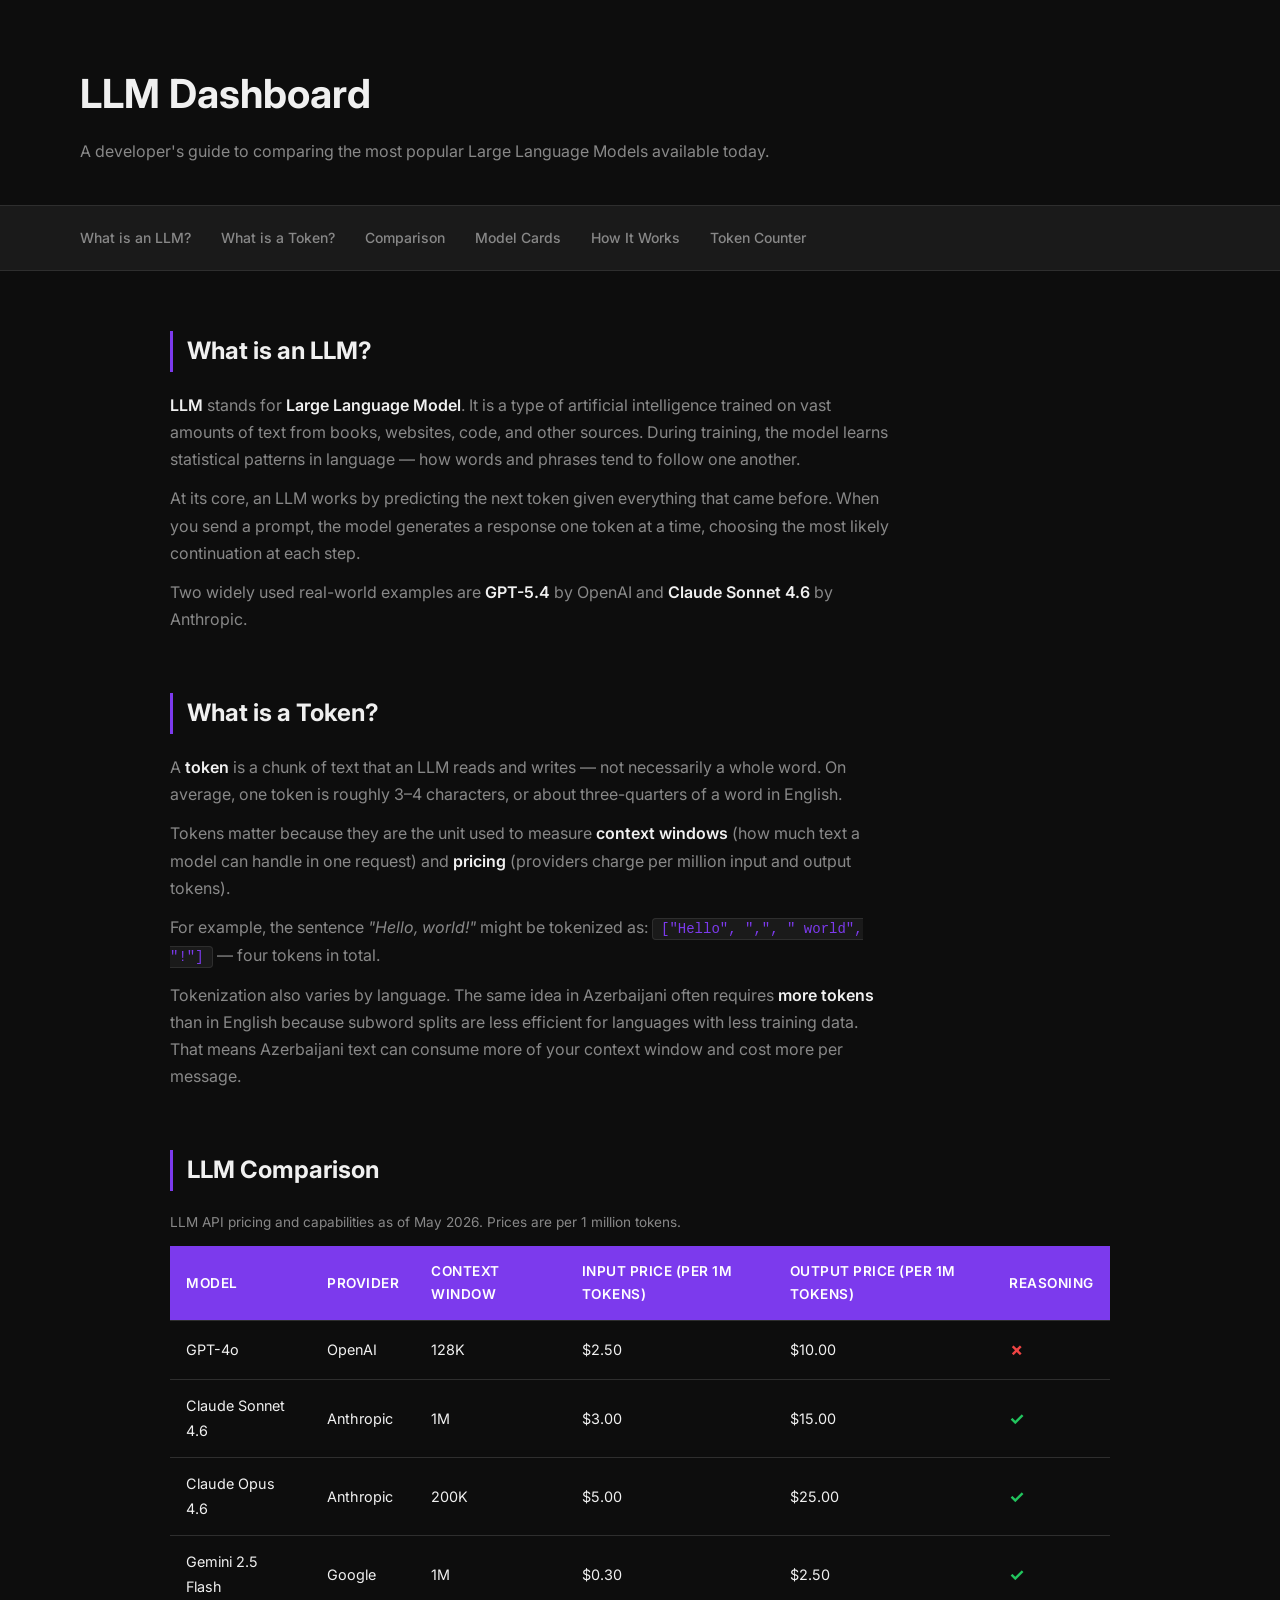
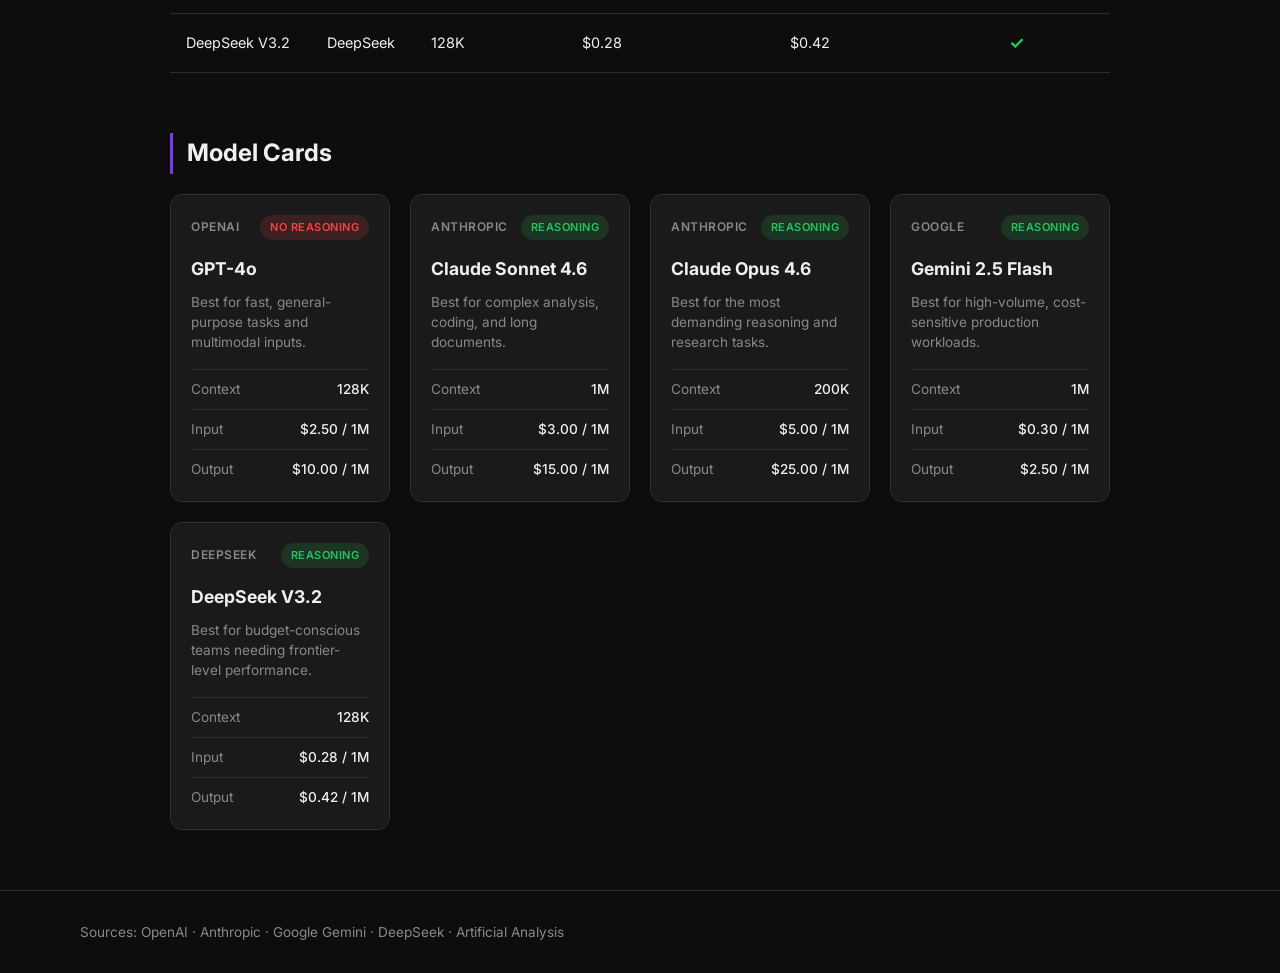
<file: index.html>
<!DOCTYPE html>
<html lang="en">
<head>
    <meta charset="UTF-8" />
    <meta name="viewport" content="width=device-width, initial-scale=1.0" />
    <meta http-equiv="X-UA-Compatible" content="ie=edge" />
    <title>LLM Dashboard</title>
    <link rel="preconnect" href="https://fonts.googleapis.com" />
    <link href="https://fonts.googleapis.com/css2?family=Inter:wght@400;500;600;700&display=swap" rel="stylesheet" />
    <link rel="stylesheet" href="styles.css" />
</head>
<body>

<header>
    <h1>LLM Dashboard</h1>
    <p>A developer's guide to comparing the most popular Large Language Models available today.</p>
</header>

<nav>
    <a href="#what-is-llm">What is an LLM?</a>
    <a href="#what-is-token">What is a Token?</a>
    <a href="#comparison">Comparison</a>
    <a href="#model-cards">Model Cards</a>
    <a href="how-it-works.html">How It Works</a>
    <a href="tokenCounter.html">Token Counter</a>
</nav>

<main>

    <section id="what-is-llm">
        <h2>What is an LLM?</h2>
        <p>
            <strong>LLM</strong> stands for <strong>Large Language Model</strong>. It is a type of artificial
            intelligence trained on vast amounts of text from books, websites, code, and other sources.
            During training, the model learns statistical patterns in language — how words and phrases
            tend to follow one another.
        </p>
        <p>
            At its core, an LLM works by predicting the next token given everything that came before.
            When you send a prompt, the model generates a response one token at a time, choosing the
            most likely continuation at each step.
        </p>
        <p>
            Two widely used real-world examples are <strong>GPT-5.4</strong> by OpenAI and
            <strong>Claude Sonnet 4.6</strong> by Anthropic.
        </p>
    </section>

    <section id="what-is-token">
        <h2>What is a Token?</h2>
        <p>
            A <strong>token</strong> is a chunk of text that an LLM reads and writes — not necessarily
            a whole word. On average, one token is roughly 3–4 characters, or about three-quarters of
            a word in English.
        </p>
        <p>
            Tokens matter because they are the unit used to measure <strong>context windows</strong>
            (how much text a model can handle in one request) and <strong>pricing</strong>
            (providers charge per million input and output tokens).
        </p>
        <p>
            For example, the sentence <em>"Hello, world!"</em> might be tokenized as:
            <code>["Hello", ",", " world", "!"]</code> — four tokens in total.
        </p>
        <p>
            Tokenization also varies by language. The same idea in Azerbaijani often requires
            <strong>more tokens</strong> than in English because subword splits are less efficient
            for languages with less training data. That means Azerbaijani text can consume more of
            your context window and cost more per message.
        </p>
    </section>

    <section id="comparison">
        <h2>LLM Comparison</h2>
        <table>
            <caption>LLM API pricing and capabilities as of May 2026. Prices are per 1 million tokens.</caption>
            <thead>
            <tr>
                <th>Model</th>
                <th>Provider</th>
                <th>Context Window</th>
                <th>Input Price (per 1M tokens)</th>
                <th>Output Price (per 1M tokens)</th>
                <th>Reasoning</th>
            </tr>
            </thead>
            <tbody>
            <tr>
                <td>GPT-4o</td>
                <td>OpenAI</td>
                <td>128K</td>
                <td>$2.50</td>
                <td>$10.00</td>
                <td class="reasoning-no">✗</td>
            </tr>
            <tr>
                <td>Claude Sonnet 4.6</td>
                <td>Anthropic</td>
                <td>1M</td>
                <td>$3.00</td>
                <td>$15.00</td>
                <td class="reasoning-yes">✓</td>
            </tr>
            <tr>
                <td>Claude Opus 4.6</td>
                <td>Anthropic</td>
                <td>200K</td>
                <td>$5.00</td>
                <td>$25.00</td>
                <td class="reasoning-yes">✓</td>
            </tr>
            <tr>
                <td>Gemini 2.5 Flash</td>
                <td>Google</td>
                <td>1M</td>
                <td>$0.30</td>
                <td>$2.50</td>
                <td class="reasoning-yes">✓</td>
            </tr>
            <tr>
                <td>DeepSeek V3.2</td>
                <td>DeepSeek</td>
                <td>128K</td>
                <td>$0.28</td>
                <td>$0.42</td>
                <td class="reasoning-yes">✓</td>
            </tr>
            </tbody>
        </table>
    </section>

    <section id="model-cards">
        <h2>Model Cards</h2>
        <div class="cards-grid">

            <div class="card">
                <div class="card-header">
                    <span class="card-provider">OpenAI</span>
                    <span class="card-reasoning reasoning-no">No Reasoning</span>
                </div>
                <h3 class="card-name">GPT-4o</h3>
                <p class="card-tagline">Best for fast, general-purpose tasks and multimodal inputs.</p>
                <ul class="card-specs">
                    <li><span class="spec-label">Context</span><span class="spec-value">128K</span></li>
                    <li><span class="spec-label">Input</span><span class="spec-value">$2.50 / 1M</span></li>
                    <li><span class="spec-label">Output</span><span class="spec-value">$10.00 / 1M</span></li>
                </ul>
            </div>

            <div class="card">
                <div class="card-header">
                    <span class="card-provider">Anthropic</span>
                    <span class="card-reasoning reasoning-yes">Reasoning</span>
                </div>
                <h3 class="card-name">Claude Sonnet 4.6</h3>
                <p class="card-tagline">Best for complex analysis, coding, and long documents.</p>
                <ul class="card-specs">
                    <li><span class="spec-label">Context</span><span class="spec-value">1M</span></li>
                    <li><span class="spec-label">Input</span><span class="spec-value">$3.00 / 1M</span></li>
                    <li><span class="spec-label">Output</span><span class="spec-value">$15.00 / 1M</span></li>
                </ul>
            </div>

            <div class="card">
                <div class="card-header">
                    <span class="card-provider">Anthropic</span>
                    <span class="card-reasoning reasoning-yes">Reasoning</span>
                </div>
                <h3 class="card-name">Claude Opus 4.6</h3>
                <p class="card-tagline">Best for the most demanding reasoning and research tasks.</p>
                <ul class="card-specs">
                    <li><span class="spec-label">Context</span><span class="spec-value">200K</span></li>
                    <li><span class="spec-label">Input</span><span class="spec-value">$5.00 / 1M</span></li>
                    <li><span class="spec-label">Output</span><span class="spec-value">$25.00 / 1M</span></li>
                </ul>
            </div>

            <div class="card">
                <div class="card-header">
                    <span class="card-provider">Google</span>
                    <span class="card-reasoning reasoning-yes">Reasoning</span>
                </div>
                <h3 class="card-name">Gemini 2.5 Flash</h3>
                <p class="card-tagline">Best for high-volume, cost-sensitive production workloads.</p>
                <ul class="card-specs">
                    <li><span class="spec-label">Context</span><span class="spec-value">1M</span></li>
                    <li><span class="spec-label">Input</span><span class="spec-value">$0.30 / 1M</span></li>
                    <li><span class="spec-label">Output</span><span class="spec-value">$2.50 / 1M</span></li>
                </ul>
            </div>

            <div class="card">
                <div class="card-header">
                    <span class="card-provider">DeepSeek</span>
                    <span class="card-reasoning reasoning-yes">Reasoning</span>
                </div>
                <h3 class="card-name">DeepSeek V3.2</h3>
                <p class="card-tagline">Best for budget-conscious teams needing frontier-level performance.</p>
                <ul class="card-specs">
                    <li><span class="spec-label">Context</span><span class="spec-value">128K</span></li>
                    <li><span class="spec-label">Input</span><span class="spec-value">$0.28 / 1M</span></li>
                    <li><span class="spec-label">Output</span><span class="spec-value">$0.42 / 1M</span></li>
                </ul>
            </div>

        </div>
    </section>

</main>

<footer>
    <p>Sources:
        <a href="https://platform.openai.com/docs/pricing" target="_blank">OpenAI</a> ·
        <a href="https://www.anthropic.com/pricing" target="_blank">Anthropic</a> ·
        <a href="https://ai.google.dev/pricing" target="_blank">Google Gemini</a> ·
        <a href="https://platform.deepseek.com/api-docs/pricing" target="_blank">DeepSeek</a> ·
        <a href="https://artificialanalysis.ai" target="_blank">Artificial Analysis</a>
    </p>
</footer>

</body>
</html>
</file>
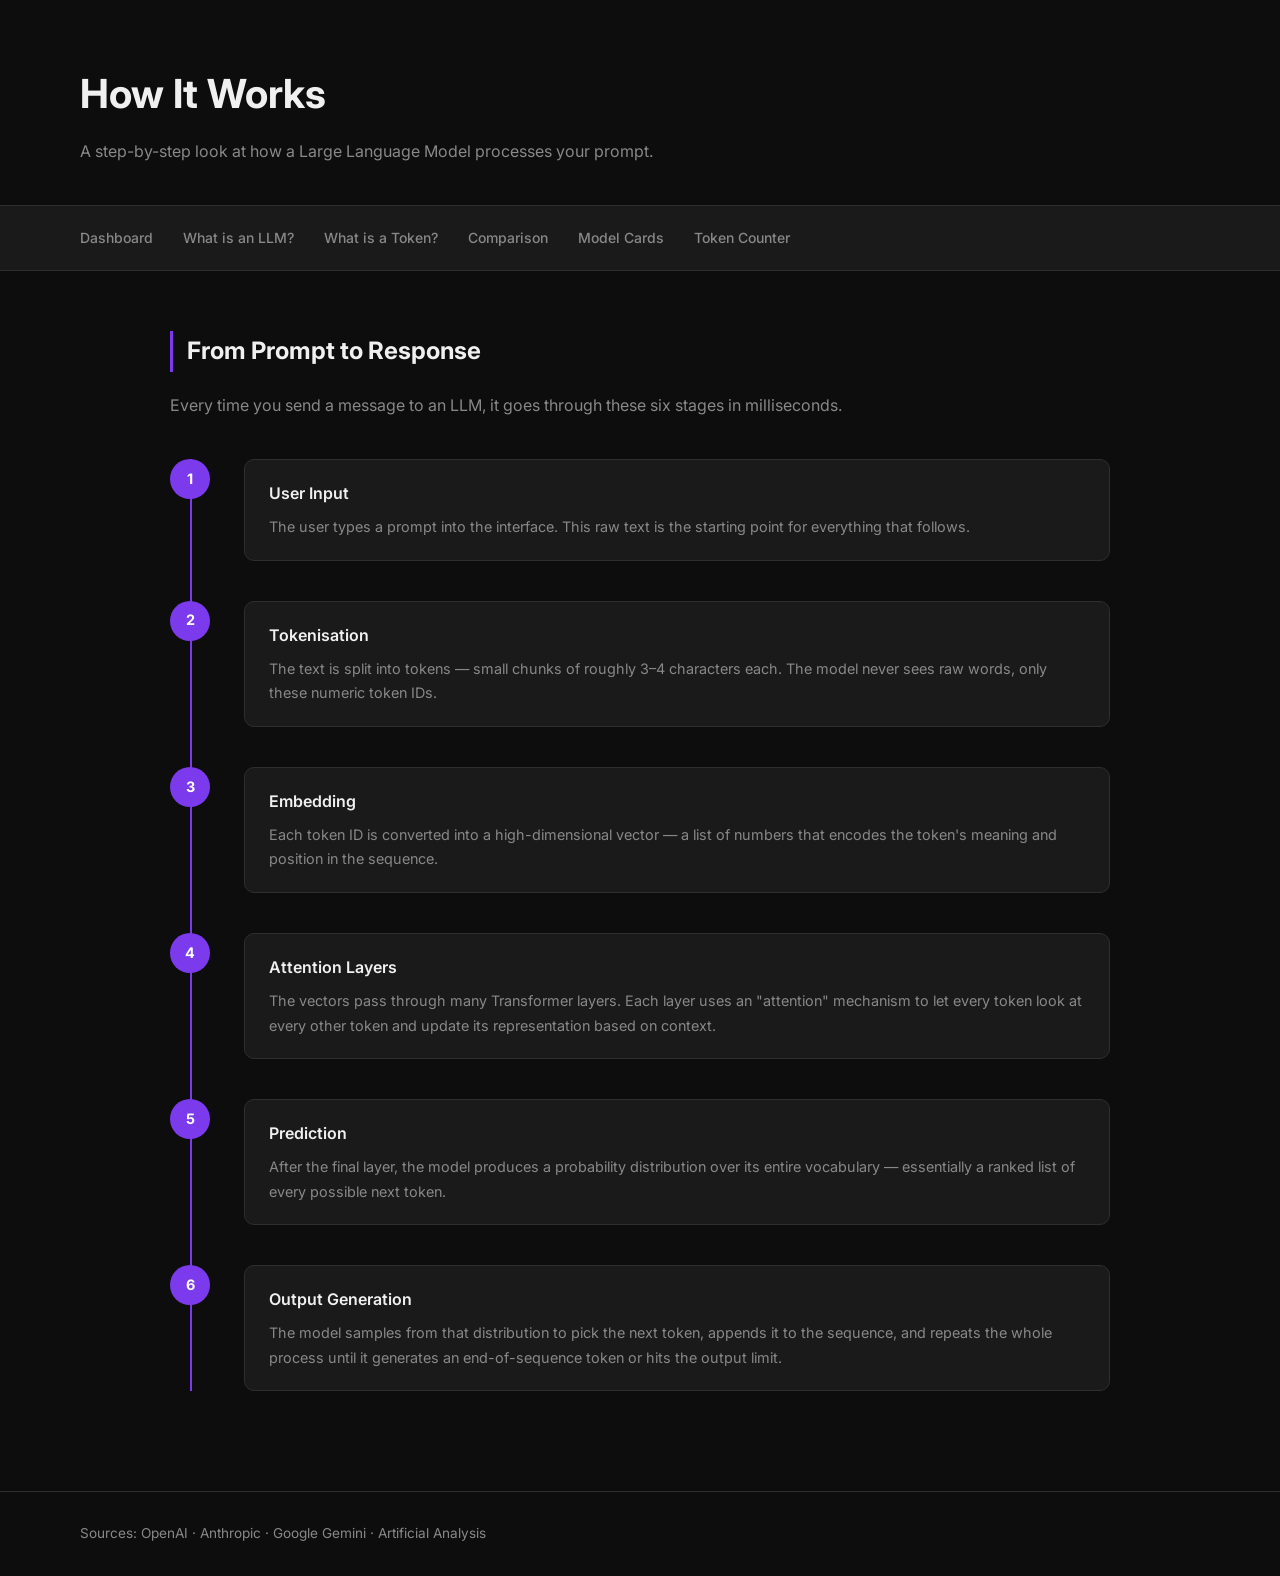
<file: how-it-works.html>
<!DOCTYPE html>
<html lang="en">
<head>
    <meta charset="UTF-8" />
    <meta name="viewport" content="width=device-width, initial-scale=1.0" />
    <meta http-equiv="X-UA-Compatible" content="ie=edge" />
    <title>How It Works — LLM Dashboard</title>
    <link rel="preconnect" href="https://fonts.googleapis.com" />
    <link href="https://fonts.googleapis.com/css2?family=Inter:wght@400;500;600;700&display=swap" rel="stylesheet" />
    <link rel="stylesheet" href="styles.css" />
</head>
<body>

<header>
    <h1>How It Works</h1>
    <p>A step-by-step look at how a Large Language Model processes your prompt.</p>
</header>

<nav>
    <a href="index.html">Dashboard</a>
    <a href="index.html#what-is-llm">What is an LLM?</a>
    <a href="index.html#what-is-token">What is a Token?</a>
    <a href="index.html#comparison">Comparison</a>
    <a href="index.html#model-cards">Model Cards</a>
    <a href="tokenCounter.html">Token Counter</a>
</nav>

<main>

    <section id="timeline">
        <h2>From Prompt to Response</h2>
        <p class="timeline-intro">Every time you send a message to an LLM, it goes through these six stages in milliseconds.</p>

        <ol class="timeline">

            <li class="timeline-step">
                <div class="step-marker">1</div>
                <div class="step-content">
                    <h3>User Input</h3>
                    <p>The user types a prompt into the interface. This raw text is the starting point for everything that follows.</p>
                </div>
            </li>

            <li class="timeline-step">
                <div class="step-marker">2</div>
                <div class="step-content">
                    <h3>Tokenisation</h3>
                    <p>The text is split into tokens — small chunks of roughly 3–4 characters each. The model never sees raw words, only these numeric token IDs.</p>
                </div>
            </li>

            <li class="timeline-step">
                <div class="step-marker">3</div>
                <div class="step-content">
                    <h3>Embedding</h3>
                    <p>Each token ID is converted into a high-dimensional vector — a list of numbers that encodes the token's meaning and position in the sequence.</p>
                </div>
            </li>

            <li class="timeline-step">
                <div class="step-marker">4</div>
                <div class="step-content">
                    <h3>Attention Layers</h3>
                    <p>The vectors pass through many Transformer layers. Each layer uses an "attention" mechanism to let every token look at every other token and update its representation based on context.</p>
                </div>
            </li>

            <li class="timeline-step">
                <div class="step-marker">5</div>
                <div class="step-content">
                    <h3>Prediction</h3>
                    <p>After the final layer, the model produces a probability distribution over its entire vocabulary — essentially a ranked list of every possible next token.</p>
                </div>
            </li>

            <li class="timeline-step">
                <div class="step-marker">6</div>
                <div class="step-content">
                    <h3>Output Generation</h3>
                    <p>The model samples from that distribution to pick the next token, appends it to the sequence, and repeats the whole process until it generates an end-of-sequence token or hits the output limit.</p>
                </div>
            </li>

        </ol>
    </section>

</main>

<footer>
    <p>Sources:
        <a href="https://platform.openai.com/docs/pricing" target="_blank">OpenAI</a> ·
        <a href="https://www.anthropic.com/pricing" target="_blank">Anthropic</a> ·
        <a href="https://ai.google.dev/pricing" target="_blank">Google Gemini</a> ·
        <a href="https://artificialanalysis.ai" target="_blank">Artificial Analysis</a>
    </p>
</footer>

</body>
</html>
</file>
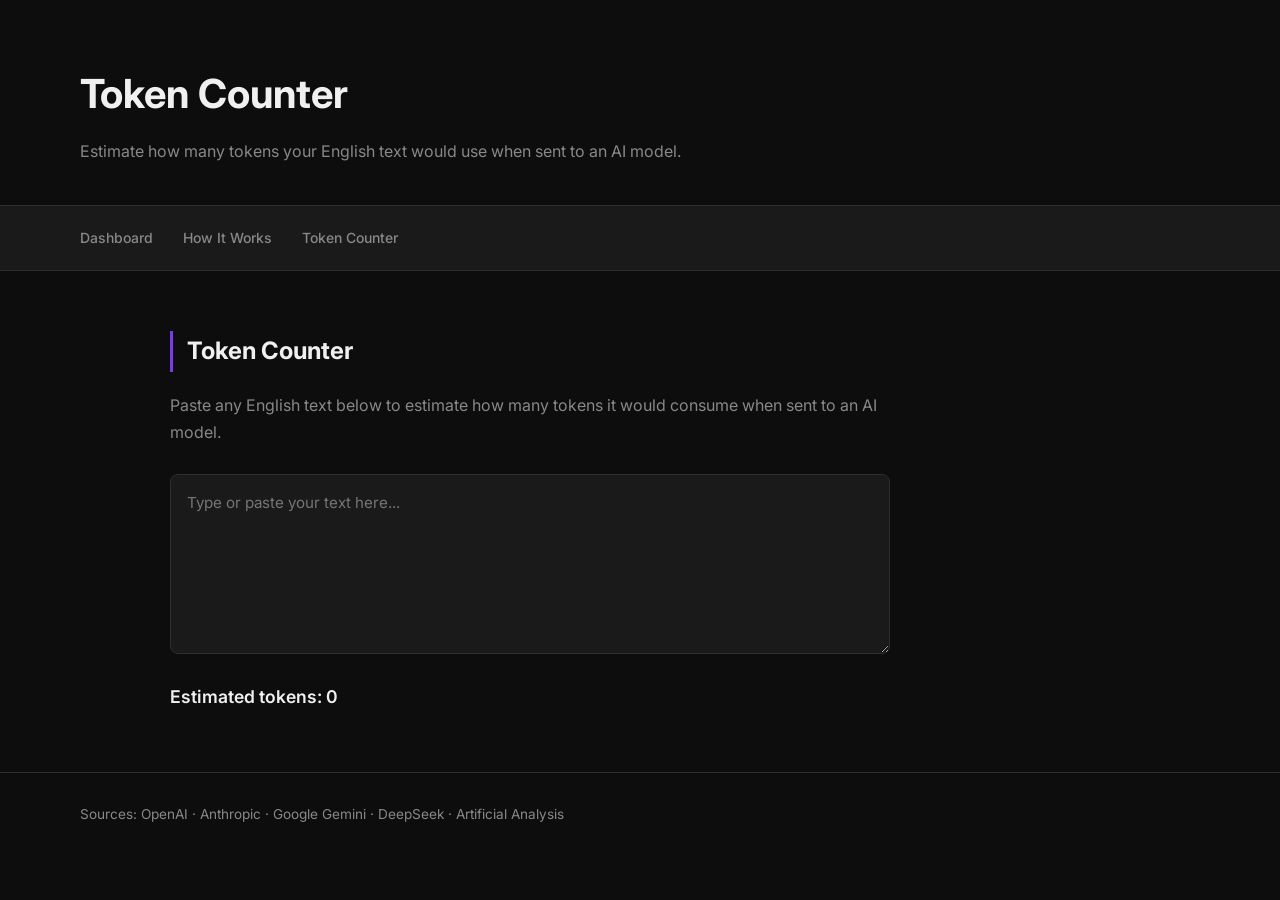
<file: tokenCounter.html>
<!DOCTYPE html>
<html lang="en">
<head>
    <meta charset="UTF-8" />
    <meta name="viewport" content="width=device-width, initial-scale=1.0" />
    <meta http-equiv="X-UA-Compatible" content="ie=edge" />
    <title>Token Counter — LLM Dashboard</title>
    <link rel="preconnect" href="https://fonts.googleapis.com" />
    <link href="https://fonts.googleapis.com/css2?family=Inter:wght@400;500;600;700&display=swap" rel="stylesheet" />
    <link rel="stylesheet" href="styles.css" />
</head>
<body>

<header>
    <h1>Token Counter</h1>
    <p>Estimate how many tokens your English text would use when sent to an AI model.</p>
</header>

<nav>
    <a href="index.html">Dashboard</a>
    <a href="how-it-works.html">How It Works</a>
    <a href="tokenCounter.html">Token Counter</a>
</nav>

<main>

    <section id="tokenCounter">
        <h2>Token Counter</h2>
        <p>Paste any English text below to estimate how many tokens it would consume when sent to an AI model.</p>
        <textarea id="inputText" rows="6" placeholder="Type or paste your text here..."></textarea>
        <p id="result">Estimated tokens: 0</p>
    </section>

</main>

<footer>
    <p>Sources:
        <a href="https://platform.openai.com/docs/pricing" target="_blank">OpenAI</a> ·
        <a href="https://www.anthropic.com/pricing" target="_blank">Anthropic</a> ·
        <a href="https://ai.google.dev/pricing" target="_blank">Google Gemini</a> ·
        <a href="https://platform.deepseek.com/api-docs/pricing" target="_blank">DeepSeek</a> ·
        <a href="https://artificialanalysis.ai" target="_blank">Artificial Analysis</a>
    </p>
</footer>

<script src="tokenCounter.js"></script>
</body>
</html>
</file>
<file: styles.css>
:root {
    --color-background: #0d0d0d;
    --color-surface: #1a1a1a;
    --color-border: #2e2e2e;
    --color-text-primary: #f0f0f0;
    --color-text-secondary: #888888;
    --color-accent: #7c3aed;
    --color-accent-hover: #6d28d9;
    --color-green: #22c55e;
    --color-red: #ef4444;
}


* {
    margin: 0;
    padding: 0;
    box-sizing: border-box;
}

body {
    font-family: 'Inter', sans-serif;
    background-color: var(--color-background);
    color: var(--color-text-primary);
    line-height: 1.7;
    font-size: 16px;
}


header {
    padding: 60px 80px 40px;
    border-bottom: 1px solid var(--color-border);
}

header h1 {
    font-size: 2.5rem;
    font-weight: 700;
    color: var(--color-text-primary);
    margin-bottom: 10px;
}

header p {
    color: var(--color-text-secondary);
    font-size: 1rem;
}


nav {
    display: flex;
    gap: 30px;
    padding: 20px 80px;
    border-bottom: 1px solid var(--color-border);
    background-color: var(--color-surface);
}

nav a {
    color: var(--color-text-secondary);
    text-decoration: none;
    font-size: 14px;
    font-weight: 500;
    transition: color 0.2s;
}

nav a:hover {
    color: var(--color-accent);
}


main {
    max-width: 1100px;
    margin: 0 auto;
    padding: 60px 80px;
    display: flex;
    flex-direction: column;
    gap: 60px;
}

section h2 {
    font-size: 1.5rem;
    font-weight: 700;
    margin-bottom: 20px;
    color: var(--color-text-primary);
    border-left: 3px solid var(--color-accent);
    padding-left: 14px;
}

section p {
    color: var(--color-text-secondary);
    margin-bottom: 12px;
    max-width: 720px;
}

section p:last-child {
    margin-bottom: 0;
}

code {
    background-color: var(--color-surface);
    border: 1px solid var(--color-border);
    padding: 2px 8px;
    border-radius: 4px;
    font-size: 0.875em;
    color: var(--color-accent);
}

strong {
    color: var(--color-text-primary);
    font-weight: 600;
}


table {
    width: 100%;
    border-collapse: collapse;
    font-size: 0.9rem;
    margin-top: 10px;
}

caption {
    text-align: left;
    color: var(--color-text-secondary);
    font-size: 0.85rem;
    margin-bottom: 12px;
}

th, td {
    padding: 14px 16px;
    text-align: left;
    border-bottom: 1px solid var(--color-border);
}

thead th {
    background-color: var(--color-accent);
    color: #fff;
    font-weight: 600;
    font-size: 0.85rem;
    text-transform: uppercase;
    letter-spacing: 0.5px;
}

tbody tr:hover {
    background-color: var(--color-surface);
}

td.reasoning-yes {
    color: var(--color-green);
    font-weight: 700;
    font-size: 1.1rem;
}

td.reasoning-no {
    color: var(--color-red);
    font-weight: 700;
    font-size: 1.1rem;
}


.cards-grid {
    display: grid;
    grid-template-columns: repeat(auto-fit, minmax(200px, 1fr));
    gap: 20px;
    margin-top: 10px;
}

.card {
    background-color: var(--color-surface);
    border: 1px solid var(--color-border);
    border-radius: 12px;
    padding: 20px;
    transition: transform 0.2s, box-shadow 0.2s;
}

.card:hover {
    transform: translateY(-4px);
    box-shadow: 0 12px 40px rgba(124, 58, 237, 0.2);
}

.card-header {
    display: flex;
    justify-content: space-between;
    align-items: center;
    margin-bottom: 14px;
}

.card-provider {
    font-size: 12px;
    font-weight: 600;
    color: var(--color-text-secondary);
    text-transform: uppercase;
    letter-spacing: 0.5px;
}

.card-reasoning {
    font-size: 11px;
    font-weight: 600;
    padding: 3px 10px;
    border-radius: 20px;
    text-transform: uppercase;
    letter-spacing: 0.5px;
}

.card-reasoning.reasoning-yes {
    background-color: rgba(34, 197, 94, 0.15);
    color: var(--color-green);
}

.card-reasoning.reasoning-no {
    background-color: rgba(239, 68, 68, 0.15);
    color: var(--color-red);
}

.card-name {
    font-size: 1.1rem;
    font-weight: 700;
    color: var(--color-text-primary);
    margin-bottom: 8px;
}

.card-tagline {
    font-size: 0.85rem;
    color: var(--color-text-secondary);
    margin-bottom: 16px;
    line-height: 1.5;
}

.card-specs {
    list-style: none;
    display: flex;
    flex-direction: column;
    gap: 8px;
}

.card-specs li {
    display: flex;
    justify-content: space-between;
    font-size: 0.85rem;
    padding-top: 8px;
    border-top: 1px solid var(--color-border);
}

.spec-label {
    color: var(--color-text-secondary);
}

.spec-value {
    color: var(--color-text-primary);
    font-weight: 500;
}


.timeline-intro {
    color: var(--color-text-secondary);
    margin-bottom: 40px;
}

.timeline {
    list-style: none;
    padding: 0;
    position: relative;
}

.timeline::before {
    content: "";
    position: absolute;
    left: 20px;
    top: 0;
    bottom: 0;
    width: 2px;
    background-color: var(--color-accent);
}

.timeline-step {
    display: flex;
    align-items: flex-start;
    gap: 24px;
    margin-bottom: 40px;
    opacity: 0;
    animation: fadeInUp 0.5s ease forwards;
}

.timeline-step:nth-child(1) { animation-delay: 0.1s; }
.timeline-step:nth-child(2) { animation-delay: 0.2s; }
.timeline-step:nth-child(3) { animation-delay: 0.3s; }
.timeline-step:nth-child(4) { animation-delay: 0.4s; }
.timeline-step:nth-child(5) { animation-delay: 0.5s; }
.timeline-step:nth-child(6) { animation-delay: 0.6s; }

.step-marker {
    width: 40px;
    height: 40px;
    border-radius: 50%;
    background-color: var(--color-accent);
    color: #fff;
    font-weight: 700;
    font-size: 0.9rem;
    display: flex;
    align-items: center;
    justify-content: center;
    flex-shrink: 0;
    position: relative;
    z-index: 1;
}

.step-content {
    margin-left: 10px;
    padding: 20px 24px;
    background-color: var(--color-surface);
    border: 1px solid var(--color-border);
    border-radius: 10px;
    flex: 1;
}

.step-content h3 {
    font-size: 1rem;
    font-weight: 600;
    color: var(--color-text-primary);
    margin-bottom: 8px;
}

.step-content p {
    font-size: 0.9rem;
    color: var(--color-text-secondary);
    margin: 0;
    max-width: 100%;
}

@keyframes fadeInUp {
    from {
        opacity: 0;
        transform: translateY(20px);
    }
    to {
        opacity: 1;
        transform: translateY(0);
    }
}


#tokenCounter textarea {
    width: 100%;
    max-width: 720px;
    margin-top: 16px;
    padding: 16px;
    font-family: 'Inter', sans-serif;
    font-size: 0.95rem;
    line-height: 1.6;
    color: var(--color-text-primary);
    background-color: var(--color-surface);
    border: 1px solid var(--color-border);
    border-radius: 8px;
    resize: vertical;
}

textarea:focus {
    outline: none;
}

#tokenCounter #result {
    margin-top: 20px;
    font-size: 1.1rem;
    font-weight: 600;
    color: var(--color-text-primary);
}


footer {
    border-top: 1px solid var(--color-border);
    padding: 30px 80px;
    font-size: 0.85rem;
    color: var(--color-text-secondary);
}

footer a {
    color: var(--color-text-secondary);
    text-decoration: none;
}

footer a:hover {
    color: var(--color-accent);
}
</file>
